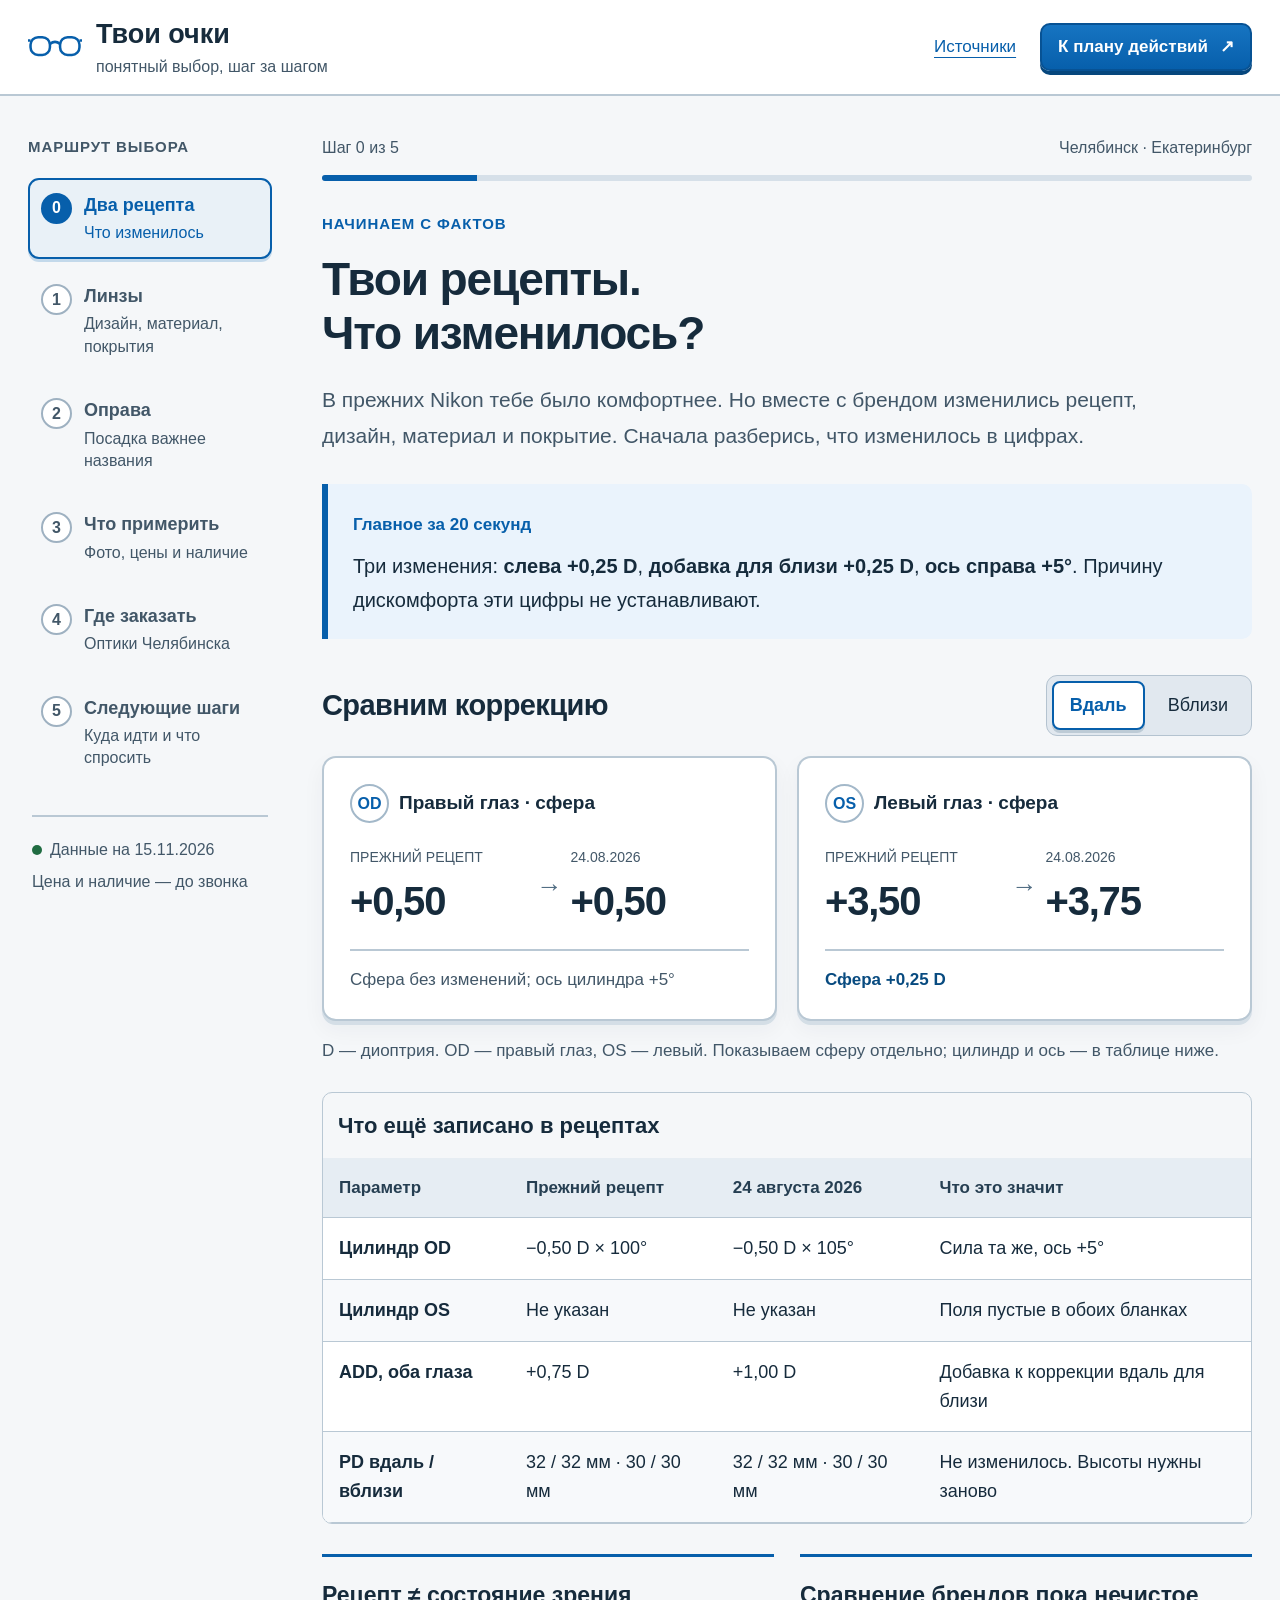
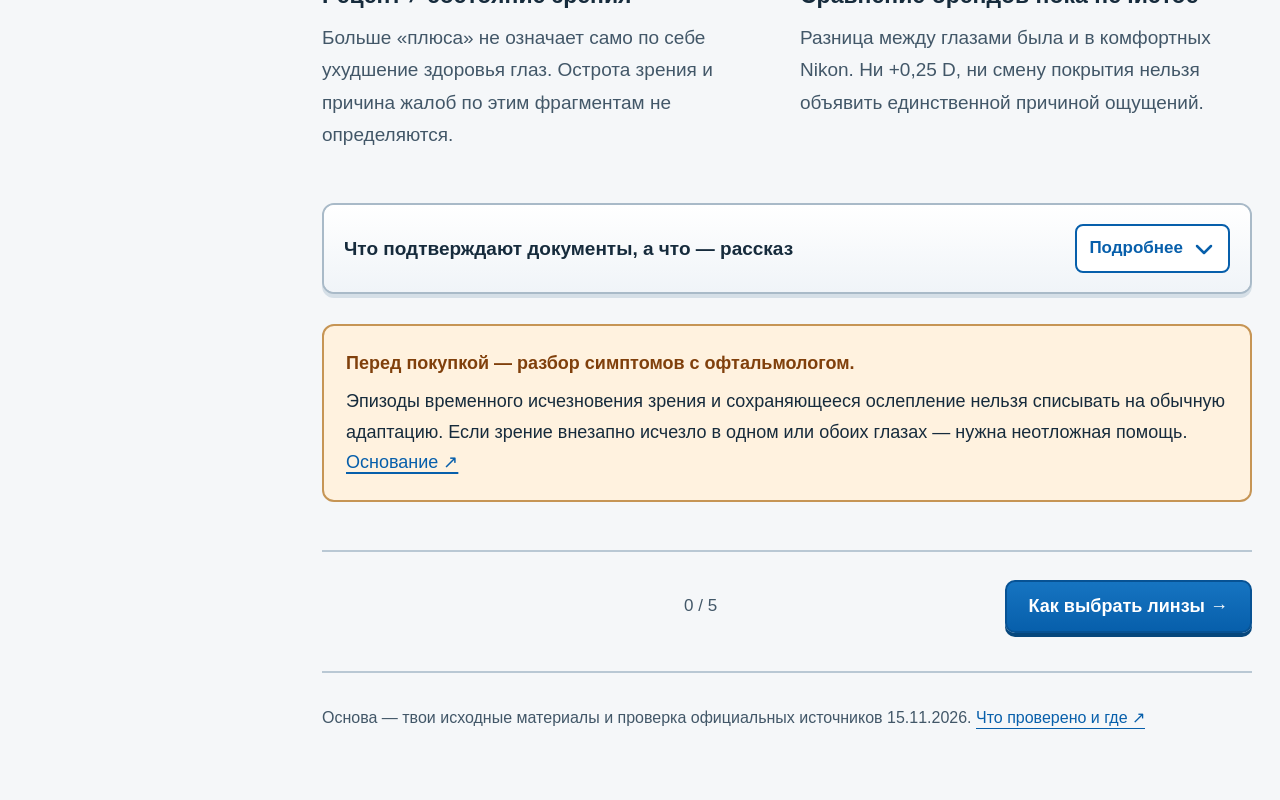
<file: index.html>
<!doctype html>
<html lang="ru">
<head>
  <meta charset="utf-8">
  <meta name="viewport" content="width=device-width,initial-scale=1">
  <meta name="robots" content="noindex,nofollow">
  <meta name="description" content="Пошаговый разбор выбора прогрессивных очков: рецепты, линзы, оправы, оптики и план действий.">
  <meta name="theme-color" content="#0875d1">
  <title>Твои очки — от рецепта к удобным очкам</title>
  <link rel="icon" href="assets/favicon.svg" type="image/svg+xml">
  <link rel="stylesheet" href="styles.css">
  <script src="data.js" defer></script>
  <script src="app.js" defer></script>
</head>
<body>
<a class="skip" href="#content">К содержанию</a>
<header class="topbar">
  <a class="brand" href="#0" aria-label="Твои очки, начало"><svg viewBox="0 0 64 32" width="54" height="29" aria-hidden="true"><g fill="none" stroke="currentColor" stroke-width="3"><rect x="3" y="5" width="23" height="21" rx="9"/><rect x="38" y="5" width="23" height="21" rx="9"/><path d="M26 13q6-5 12 0M0 9h3m58 0h3"/></g></svg><span>Твои очки<span class="brand-sub">понятный выбор, шаг за шагом</span></span></a>
  <div class="header-actions"><button class="text-btn" data-open="sources">Источники</button><a class="button small" href="#5"><span class="label-long">К плану действий</span><span class="label-short">План</span> <span aria-hidden="true">↗</span></a></div>
</header>
<div class="layout">
  <aside class="sidebar" aria-label="Разделы объяснятора">
    <div class="eyebrow">Маршрут выбора</div>
    <nav><ol class="chapters">
      <li><a href="#0"><span class="num">0</span><span>Два рецепта<small>Что изменилось</small></span></a></li>
      <li><a href="#1"><span class="num">1</span><span>Линзы<small>Дизайн, материал, покрытия</small></span></a></li>
      <li><a href="#2"><span class="num">2</span><span>Оправа<small>Посадка важнее названия</small></span></a></li>
      <li><a href="#3"><span class="num">3</span><span>Что примерить<small>Фото, цены и наличие</small></span></a></li>
      <li><a href="#4"><span class="num">4</span><span>Где заказать<small>Оптики Челябинска</small></span></a></li>
      <li><a href="#5"><span class="num">5</span><span>Следующие шаги<small>Куда идти и что спросить</small></span></a></li>
    </ol></nav>
    <div class="sidebar-note"><span class="status-dot"></span>Данные на 15.11.2026<br><span>Цена и наличие — до звонка ориентиры.</span></div>
    <div class="sidebar-note">Твоя цель<br><b>Удобно читать, работать и ходить вечером.</b><span>Качество и сроки важнее минимальной цены.</span></div>
    <button class="text-btn print" id="print-all">Распечатать весь разбор ↗</button>
  </aside>
  <main id="content" tabindex="-1">
    <div class="chapter-meta"><span id="chapter-count">Шаг 0 из 5</span><span>Челябинск · Екатеринбург</span></div>
    <div class="progress" aria-hidden="true"><div id="progress-fill"></div></div>

    <section class="episode" id="chapter-0" aria-labelledby="heading-0">
      <div class="eyebrow orange">Начинаем с фактов</div>
      <h1 id="heading-0">Твои рецепты.<br>Что изменилось?</h1>
      <p class="lead">В прежних Nikon тебе было комфортнее. Но вместе с брендом изменились рецепт, дизайн, материал и покрытие. Сначала разберись, что изменилось в цифрах.</p>
      <div class="takeaway"><span class="takeaway-label">Главное за 20 секунд</span><p>Три изменения: <b>слева +0,25 D</b>, <b>добавка для близи +0,25 D</b>, <b>ось справа +5°</b>. Причину дискомфорта эти цифры не устанавливают.</p></div>
      <div class="section-top"><h2>Сравним коррекцию</h2><div class="segmented" aria-label="Расстояние"><button aria-pressed="true" data-rx="far">Вдаль</button><button aria-pressed="false" data-rx="near">Вблизи</button></div></div>
      <div class="rx-grid" id="rx-comparison" aria-live="polite"></div>
      <p class="caption" id="rx-caption"></p>
      <div class="table-wrap"><table><caption>Что ещё записано в рецептах</caption><thead><tr><th>Параметр</th><th>Прежний рецепт</th><th>24 августа 2026</th><th>Что это значит</th></tr></thead><tbody>
        <tr><th>Цилиндр OD</th><td>−0,50 D × 100°</td><td>−0,50 D × 105°</td><td>Сила та же, ось +5°</td></tr>
        <tr><th>Цилиндр OS</th><td>Не указан</td><td>Не указан</td><td>Поля пустые в обоих бланках</td></tr>
        <tr><th>ADD, оба глаза</th><td>+0,75 D</td><td>+1,00 D</td><td>Добавка к коррекции вдаль для близи</td></tr>
        <tr><th>PD вдаль / вблизи</th><td>32 / 32 мм · 30 / 30 мм</td><td>32 / 32 мм · 30 / 30 мм</td><td>Не изменилось. Высоты нужны заново</td></tr>
      </tbody></table></div>
      <div class="two-col"><div class="note"><h3>Рецепт ≠ состояние зрения</h3><p>Больше «плюса» не означает само по себе ухудшение здоровья глаз. Острота зрения и причина жалоб по этим фрагментам не определяются.</p></div><div class="note"><h3>Сравнение брендов пока нечистое</h3><p>Разница между глазами была и в комфортных Nikon. Ни +0,25 D, ни смену покрытия нельзя объявить единственной причиной ощущений.</p></div></div>
      <details><summary><span class="disclosure-title">Что подтверждают документы, а что — рассказ</span><span class="disclosure-action"><span class="disclosure-text">Подробнее</span><svg viewBox="0 0 24 24" width="24" height="24" aria-hidden="true"><path d="m5 9 7 7 7-7" fill="none" stroke="currentColor" stroke-width="2.5" stroke-linecap="round" stroke-linejoin="round"/></svg></span></summary><p>Два фото подтверждают цифры рецептов. У старого снимка обрезаны дата и название линз. Nikon Presio Power 1.74 + SeeCoat Drive — сведения по твоему рассказу. Уточни комплектацию по сохранившимся документам заказа и конвертам. Прежние Nikon брать с собой не нужно: расскажи специалисту, как тебе было в них.</p><p>Новый бланк датирован 24.08.2026, срок действия на нём — один месяц. Перед новым заказом нужен актуальный подбор. Вертекс 12 мм в пробной оправе не заменяет измерения посадки выбранных очков. Фото бланков с персональными данными на сайт не перенесены.</p></details>
      <aside class="medical-note"><b>Перед покупкой — разбор симптомов с офтальмологом.</b> Эпизоды временного исчезновения зрения и сохраняющееся ослепление нельзя списывать на обычную адаптацию. Если зрение внезапно исчезло в одном или обоих глазах — нужна неотложная помощь. <a href="https://www.nhs.uk/conditions/vision-loss/" target="_blank" rel="noopener noreferrer">Основание ↗</a></aside>
    </section>

    <section class="episode" id="chapter-1" aria-labelledby="heading-1" hidden>
      <div class="eyebrow orange">Разбираем линзу по слоям</div><h1 id="heading-1">Не один бренд,<br>а шесть решений.</h1>
      <p class="lead">Рецепт → дизайн → материал → покрытие → фотохром → измерения. Известное название линзы не отвечает сразу на все вопросы.</p>
      <div class="subnav" aria-label="Темы о линзах"><button data-lens-tab="design" aria-pressed="true">1. Дизайн</button><button data-lens-tab="material" aria-pressed="false">2. Материал</button><button data-lens-tab="coating" aria-pressed="false">3. Покрытие</button><button data-lens-tab="brands" aria-pressed="false">4. Производители</button><button data-lens-tab="order" aria-pressed="false">5. Точный заказ</button></div>
      <div class="lens-panel" data-lens-panel="design">
        <div class="illustration-row"><div class="lens-demo"><svg viewBox="0 0 340 340" role="img" aria-label="Условная схема зон прогрессивной линзы"><defs><clipPath id="lens-shape"><path d="M72 35Q170 8 268 35Q310 53 303 138L286 253Q270 313 170 322Q70 313 54 253L37 138Q30 53 72 35Z"/></clipPath></defs><g clip-path="url(#lens-shape)"><rect width="340" height="340" fill="#eff5fa"/><path d="M55 0H285L234 146H106Z" class="zone zone-far"/><path d="M106 146H234L205 236H135Z" class="zone zone-mid"/><path d="M135 236H205L247 340H93Z" class="zone zone-near"/><path d="M170 50v240" stroke="#fff" stroke-width="2" stroke-dasharray="4 7"/></g><path d="M72 35Q170 8 268 35Q310 53 303 138L286 253Q270 313 170 322Q70 313 54 253L37 138Q30 53 72 35Z" fill="none" stroke="#1d4161" stroke-width="2"/><text x="170" y="87" text-anchor="middle">ДАЛЬ</text><text x="170" y="187" text-anchor="middle">СРЕДНЯЯ</text><text x="170" y="283" text-anchor="middle">БЛИЗЬ</text></svg><span class="caption">Условная схема, не карта полей конкретной линзы</span></div><div><h2>Одна линза — разные дистанции</h2><div class="choice-stack" aria-label="Посмотреть зону"><button data-zone="far" aria-pressed="true">Прогулка и взгляд вдаль <span>↑</span></button><button data-zone="mid" aria-pressed="false">Монитор и разговор <span>↔</span></button><button data-zone="near" aria-pressed="false">Книга и телефон <span>↓</span></button></div><p id="zone-explanation" class="explanation" aria-live="polite"></p></div></div>
        <div class="takeaway"><span class="takeaway-label">Для тебя</span><p>Универсальные прогрессивные очки — для повседневной жизни. Если монитор и чтение занимают много часов, обсудить <b>вторую офисную пару</b> с удобной рабочей зоной. Она не заменяет универсальные очки на улице.</p></div><details><summary><span class="disclosure-title">Почему нельзя обещать «шире на 30%»</span><span class="disclosure-action"><span class="disclosure-text">Подробнее</span><svg viewBox="0 0 24 24" width="24" height="24" aria-hidden="true"><path d="m5 9 7 7 7-7" fill="none" stroke="currentColor" stroke-width="2.5" stroke-linecap="round" stroke-linejoin="round"/></svg></span></summary><p>Нет найденного сопоставимого независимого теста прежних Nikon и нынешних ODV в твоих условиях. Ширина полезных зон и ощущение искажений зависят от ADD, дизайна, коридора, посадки и задачи. FreeForm — технология обработки/расчёта поверхностей, а не самостоятельная гарантия комфорта.</p></details>
      </div>
      <div class="lens-panel" data-lens-panel="material" hidden><h2>Индекс: тонкость, масса и оптика</h2><p>Индекс 1.74 — не оценка качества по шкале до двух. Он помогает уменьшать кривизну и толщину, но не гарантирует меньшую массу или лучший комфорт.</p><div class="index-picker" aria-label="Индекс материала"><button data-index="1.60" aria-pressed="false">1.60<span>MR-8 · Аббе 41</span></button><button data-index="1.67" aria-pressed="true">1.67<span>MR-7 / MR-10 · Аббе 31</span></button><button data-index="1.74" aria-pressed="false">1.74<span>MR-174 · Аббе 32</span></button></div><div id="index-explanation" class="explanation" aria-live="polite"></div><p class="caption">Примеры материалов Mitsui. Точный материал твоих нынешних линз пока не установлен. Более высокое число Аббе означает меньшую дисперсию материала.</p><div class="takeaway"><span class="takeaway-label">Что тебе запросить в оптике</span><p>Один рецепт, одна оправа, один дизайн → сравнение <b>толщины, массы и полной цены</b> для доступных индексов 1.60 / 1.67 / 1.74. По одной цифре индекса выбирать рано.</p></div><p>Для плюсовой левой линзы особенно важны контур оправы, её размер, положение зрачка и минимальная допустимая толщина. Большая оправа может съесть выгоду более высокого индекса. Точную разницу рассчитывает лаборатория.</p><a class="source-link" href="https://jp.mitsuichemicals.com/en/special/mr/lineup/" target="_blank" rel="noopener noreferrer">Характеристики Mitsui ↗</a></div>
      <div class="lens-panel" data-lens-panel="coating" hidden><h2>Три разные функции</h2><div class="function-list"><article><span class="function-number">01</span><div><h3>Просветление</h3><p>Уменьшает отражения от поверхностей самой линзы. Чистота, состояние покрытия и точность изготовления тоже влияют на результат.</p><p><b>Сравнить:</b> Nikon SeeCoat Drive и Essilor Crizal Sapphire HR. Это функциональные варианты, не доказанные копии друг друга.</p></div></article><article><span class="function-number">02</span><div><h3>Защита поверхности и очистка</h3><p>Упрочняющий, водо- и грязеотталкивающий слои помогают в уходе. «Устойчиво к царапинам» не означает «невозможно поцарапать».</p><p><b>Спросить:</b> точную гарантию на покрытие и что происходит, если линзу повредила отслаивающаяся отделка оправы.</p></div></article><article><span class="function-number">03</span><div><h3>Фотохром</h3><p>Меняет затемнение при освещении. Не заменяет просветление и не является универсальным ответом на вечерние блики.</p><p><b>Для тебя:</b> считать отдельной опцией в смете. Наличие фотохрома в прежних очках не подтверждено.</p></div></article></div><div class="two-col"><div class="note"><h3>А что с Blue?</h3><p>ODV Blue позиционируется для электроники и искусственного освещения. Сам по себе фильтр синего света не гарантирует комфорт за компьютером. Обвинять его в жалобах без проверки тоже нельзя.</p></div><div class="note"><h3>А что с Drive?</h3><p>Название связано с вечерними световыми источниками, Ты не водишь, поэтому оценивай комфорт на вечерних прогулках. Покрытие не уберёт источник света, отражённый мокрым асфальтом.</p></div></div><div class="takeaway"><span class="takeaway-label">Рабочий запрос</span><p><b>Качественное просветление + лёгкий уход + понятная гарантия.</b> Фотохром отдельно. Никакое покрытие не подменяет выяснение причины симптомов.</p></div></div>
      <div class="lens-panel" data-lens-panel="brands" hidden><h2>Что сравниваем у производителей</h2><p>Начинаем с успешного опыта Nikon, параллельно запрашиваем Essilor. Остальные варианты — резерв, если точная поставка или условия не подходят.</p><div class="brand-tabs" id="brand-tabs" aria-label="Производитель"></div><div id="brand-detail" aria-live="polite"></div><details><summary><span class="disclosure-title">Цены из исходных заметок: только прежние ориентиры</span><span class="disclosure-action"><span class="disclosure-text">Подробнее</span><svg viewBox="0 0 24 24" width="24" height="24" aria-hidden="true"><path d="m5 9 7 7 7-7" fill="none" stroke="currentColor" stroke-width="2.5" stroke-linecap="round" stroke-linejoin="round"/></svg></span></summary><div class="table-wrap"><table><thead><tr><th>Комплектация</th><th>Прежний ориентир за две линзы</th><th>Ограничение</th></tr></thead><tbody><tr><th>Nikon Power FP 1.74</th><td>112 150 ₽</td><td>Покрытие не раскрыто; повторно в динамическом прайсе не подтверждено</td></tr><tr><th>Nikon Power FP 1.67</th><td>84 050–107 250 ₽</td><td>Расходятся страницы одной сети; не текущая смета Drive</td></tr><tr><th>ODV Lux DRP 1.67</th><td>36 374 ₽</td><td>H45 и Blue в цене не подтверждены</td></tr><tr><th>Varilux Physio 3.0 f-360 1.67 + Sapphire HR</th><td>92 000 ₽</td><td>Старый прайс изменился; это не Extensee и не XR</td></tr><tr><th>Та же Physio 3.0 + Transitions Gen S</th><td>128 400 ₽</td><td>Фотохромная комплектация; повторно не подтверждена</td></tr></tbody></table></div><p>Это суммы из заметок от 15.11.2026, без оправы и возможных работ. Повторная проверка не воспроизвела прежние прайсы; для оплаты запросить новую письменную смету. Family Optic публикует пример <b>комплекта</b> Guess + Physio Extensee 1.5 Sapphire BCT за 158 190 ₽ — другая комплектация, не цена двух нужных линз 1.67 + HR.</p></details></div>
      <div class="lens-panel" data-lens-panel="order" hidden><h2>Как читать длинное название</h2><div class="order-string"><span>Nikon<span>производитель / бренд</span></span><span>Presio Power FP<span>дизайн + версия</span></span><span>1.67<span>материал / индекс</span></span><span>SeeCoat Drive<span>покрытие</span></span></div><div class="table-wrap"><table><thead><tr><th>Обозначение</th><th>Что можно сказать</th><th>Что уточнить</th></tr></thead><tbody><tr><th>FP</th><td>Frame Parameter: версия Nikon с учётом параметров посадки</td><td>Какие индивидуальные измерения передадут в этом заказе</td></tr><tr><th>DRP</th><td>Индивидуальный расчёт ODV; производитель описывает учёт рецепта и посадки</td><td>Фактическую карту заказа; не выдумывать полную расшифровку букв</td></tr><tr><th>H45</th><td>Встречается в нынешнем заказе</td><td>Расшифровку у салона; это не доказанная высота оправы</td></tr><tr><th>LC 14 мм</th><td>Значение из прежнего заказа</td><td>Значение поля; не считать минимумом высоты новой оправы</td></tr><tr><th>EP/High 29,5 мм</th><td>Относится к прежней посадке</td><td>Измерить новые высоты после регулировки</td></tr><tr><th>Varilux / Crizal / Transitions</th><td>Дизайн / покрытие / фотохром</td><td>Полное сочетание всех трёх уровней в смете</td></tr></tbody></table></div><div class="takeaway"><span class="takeaway-label">До оплаты</span><p>Нужны точная версия, коридор, индивидуальные измерения, индекс, покрытие, фотохром или его отсутствие, лаборатория, <b>цена пары</b>, срок и письменные условия адаптации.</p></div><details><summary><span class="disclosure-title">Гарантия Nikon: что проверить в салоне</span><span class="disclosure-action"><span class="disclosure-text">Подробнее</span><svg viewBox="0 0 24 24" width="24" height="24" aria-hidden="true"><path d="m5 9 7 7 7-7" fill="none" stroke="currentColor" stroke-width="2.5" stroke-linecap="round" stroke-linejoin="round"/></svg></span></summary><p>Российский дистрибьютор публикует 6 месяцев на адаптацию для перечисленных дизайнов, включая Power FP и DigiLife FP, и 36 месяцев на ряд покрытий, включая Drive. Программа предусматривает документы и экспертизу; это не безусловный возврат денег.</p><p>Нужны карта аутентичности, заполненная гарантийная карта, оригинальные конверты и очки. Применимость к конкретной поставке и участие салона подтвердить письменно. <a href="https://nikon-lenswear.ru/g_program/" target="_blank" rel="noopener noreferrer">Условия программы ↗</a></p></details></div>
    </section>

    <section class="episode" id="chapter-2" aria-labelledby="heading-2" hidden>
      <div class="eyebrow orange">Оправа — часть оптической системы</div><h1 id="heading-2">Сначала посадка.<br>Потом титан и цвет.</h1><p class="lead">Для прогрессивных линз важно, чтобы оправа устойчиво держалась в измеренном положении. Даже хороший материал не исправит неудобный мост.</p>
      <div class="frame-drawing"><svg viewBox="0 0 800 255" role="img" aria-label="Ширина линзы 50 мм, мост 19 мм, заушник 140 мм"><g fill="none" stroke="#183d5b" stroke-width="4"><path d="M140 80q80-40 180 0l-8 75q-4 37-80 38-70 0-78-38zM480 80q100-40 180 0l-14 75q-8 38-78 38-76-1-80-38zM320 92q80-38 160 0M140 87l-54-38h-50m624 38 54-38h50"/></g><g stroke="#0875d1" fill="none" stroke-width="1.5"><path d="M145 217h170m-170-6v12m170-12v12M320 40h160m-160-6v12m160-12v12M553 47l129-28m-131 23 3 10m126-38 3 10"/></g><g fill="#0875d1" font-size="19" font-family="system-ui" font-weight="600"><text x="230" y="245" text-anchor="middle">50 · ширина проёма</text><text x="400" y="26" text-anchor="middle">19 · мост</text><text x="668" y="71" text-anchor="middle">140 · заушник</text></g></svg><p class="caption">Нынешняя NIKITANA 9178-4: <b>50–19–140 мм</b>. Это ориентир для примерки, не обязательный шаблон. По маркировке не узнать высоту проёма.</p></div>
      <div class="subnav" aria-label="Критерии оправы"><button data-frame-tab="fit" aria-pressed="true">Посадка</button><button data-frame-tab="metal" aria-pressed="false">Материал и отделка</button><button data-frame-tab="size" aria-pressed="false">Размер и линзы</button></div>
      <div data-frame-panel="fit"><h2>Примерка в движении</h2><div class="criteria-list"><div><b>Не сползает</b><p>Посмотреть вниз, наклониться, пройтись. Положение должно оставаться стабильным.</p></div><div><b>Не давит</b><p>Переносица, виски и область за ушами — без болезненного давления. Носоупоры и заушники регулируются.</p></div><div><b>Даёт рабочую высоту</b><p>После регулировки мастер измеряет расстояние от зрачка до нижнего края и проверяет требования выбранного дизайна.</p></div><div><b>Нравится тебе</b><p>Форма, цвет, ощущение на лице. Обозначение «мужская» в каталоге не отменяет хорошую посадку.</p></div></div><div class="takeaway"><span class="takeaway-label">Порядок имеет значение</span><p><b>Отрегулировать → выбрать посадку → измерить → рассчитать линзы.</b> Не переносить высоты из старой оправы и не измерять до регулировки.</p></div></div>
      <div data-frame-panel="metal" hidden><h2>Чем полезен титан</h2><p>Титан выбирают за малую массу, стойкость к коррозии и возможность сделать тонкую конструкцию. Но «титан» на демолинзе не раскрывает состав шарниров, заушников и отделки.</p><div class="table-wrap"><table><thead><tr><th>Материал / вариант</th><th>Плюс</th><th>Что проверить</th></tr></thead><tbody><tr><th>Титан / β-титан</th><td>Лёгкая конструкция; у β-титана — упругость</td><td>Какие детали титановые, регулировка, отделка</td></tr><tr><th>TITANFLEX</th><td>Фирменный материал/технология Eschenbach с памятью формы</td><td>Состав по артикулу: у части моделей заушники стальные</td></tr><tr><th>Нержавеющая сталь</th><td>Возможна тонкая и прочная оправа</td><td>Масса готовой пары, состав, покрытие и посадка</td></tr><tr><th>Ацетат / полимеры</th><td>Другой характер посадки и внешний вид</td><td>Мост, регулировка, устойчивость. Сам по себе пластик не исключён</td></tr></tbody></table></div><h3>Какие бренды сравнивать</h3><p>Stepper, Hickmann, Bergen, Roy Robson и Seiko — местные кандидаты из подборки. Eschenbach TITANFLEX — повод запросить примерку в Екатеринбурге. LINDBERG — резерв только в подходящих ободковых титановых коллекциях. Это альтернативы для примерки, не установленный рейтинг долговечности.</p><div class="takeaway amber"><span class="takeaway-label">Главная ловушка</span><p><b>Титан ≠ отсутствие краски.</b> У всех девяти кандидатов отсутствие отделки не подтверждено. У TITANFLEX 826024 и 826023 прямо указан Rubber-Finish. Серебристый цвет тоже ничего не доказывает.</p></div><p>Спросить письменно: чем обработан ободок, включая паз под линзу, что будет при отслаивании, кто отвечает за повреждённую линзу. Страна производства и высокая цена этих вопросов не закрывают.</p></div>
      <div data-frame-panel="size" hidden><h2>Почему похожие цифры не гарантируют посадку</h2><div class="two-col"><div class="note"><h3>Проём и децентрация</h3><p>Неоправданно крупный проём может увеличить толщину/массу плюсовой линзы. Сравнивать расчёт в конкретном контуре после разметки, а не только число «50».</p></div><div class="note"><h3>Высота и коридор</h3><p>35–40 мм из раннего обсуждения — предварительный ориентир, не правило. Высота проёма 44–45 мм сама по себе не исключает оправу. Решают посадка и требования дизайна.</p></div></div><h3>Ободок — предпочтительный первый вариант</h3><p>Полностью безободковые оправы и Silhouette исключены по предпочтению. TITANFLEX 826023-80 — отдельная полуободковая альтернатива: нижняя часть линзы на леске, нужна проверка материала и обработки края. Если обязателен полный ободок, она не подходит.</p><p>Новые линзы предполагаются по актуальному рецепту. Перестановку старых нельзя обещать без проверки контура и возможности сохранить правильную центровку.</p><a class="source-link" href="https://www.zeiss.com/vision-care/en/eye-health-and-care/understanding-vision/which-frame-for-what-lens.html" target="_blank" rel="noopener noreferrer">ZEISS о совместимости оправ и линз ↗</a></div>
    </section>

    <section class="episode" id="chapter-3" aria-labelledby="heading-3" hidden>
      <div class="eyebrow orange">Кандидаты для примерки</div><h1 id="heading-3">Девять оправ.<br>Начинаем с Челябинска.</h1><p class="lead">Сначала примерь Stepper, Bergen, Roy Robson и Seiko в Челябинске. У Seiko проём и мост совпадают с твоей нынешней оправой; наличие на Васенко, 4 нужно подтвердить. Екатеринбург — после подтверждения точного TITANFLEX, размера и условий примерки.</p><div class="gallery-notice">Все цены — <b>за оправу</b>, без линз и работ. Ни одна модель пока не подтверждена как титан без покрытия. Наличие на сайте или скриншоте — не резерв.</div>
      <div class="filter-bar"><div class="segmented" aria-label="Город примерки"><button data-city="all" aria-pressed="true">Все</button><button data-city="chel" aria-pressed="false">Челябинск</button><button data-city="ekb" aria-pressed="false">Екатеринбург · запросить</button></div><label class="check-inline"><input id="full-rim" type="checkbox"> Только ободковые</label><label class="check-inline"><input id="favorites-only" type="checkbox"> Избранное</label></div>
      <p class="caption" id="gallery-count" aria-live="polite"></p><div class="gallery" id="gallery"></div>
      <div class="compare-area" id="compare-area" hidden><div class="section-top"><h2>Сравнение для примерки</h2><button class="text-btn" id="clear-compare">Очистить сравнение</button></div><div class="table-wrap" id="comparison"></div><p class="caption">Выбор для сравнения и избранное не означают заказ. Фотография не подтверждает посадку или отсутствие покрытия.</p></div>
      <h2>Екатеринбург: сначала звонок</h2><div class="contacts-grid" id="ekb-contacts"></div><p class="caption">В каталоге «Фокуса» есть другая модель TITANFLEX — 821045 20. Это подтверждает работу с брендом, но не наличие трёх выбранных артикулов. «Оптик-Хаус» и «Доктор Линза» присутствуют в списке продавцов дистрибьютора.</p>
      <noscript><p>Для фильтров и сравнений нужен JavaScript. Все кандидаты и ссылки перечислены в <a href="README.md">описании проекта</a>.</p></noscript>
    </section>

    <section class="episode" id="chapter-4" aria-labelledby="heading-4" hidden>
      <div class="eyebrow orange">Выбираем конкретного специалиста</div><h1 id="heading-4">Где заказать линзы<br>в Челябинске?</h1><p class="lead">Лучший салон определится по качеству разбора, измерений и письменным условиям. Пока обоснованы два первых запроса: «Оптик-Центр» по Nikon и «Кормед» по Essilor.</p>
      <div class="two-col"><div class="priority"><span class="badge blue">Запрос 1 · Nikon</span><h2>«Оптик-Центр»</h2><p>Попроси проверить нынешние очки. Расскажи про комфорт прежних Nikon и покажи сохранившиеся документы. Запроси смету Power / Power FP + SeeCoat Drive.</p><p class="caption">Плюс: локальная примерка Stepper и опубликованные сервисные условия. Точное сочетание линз и участие в гарантии Nikon ещё подтвердить.</p></div><div class="priority"><span class="badge green">Запрос 2 · Essilor</span><h2>«Кормед»</h2><p>Получи независимую оценку и смету Physio Extensee + Sapphire HR. XR обсуди, если понятны поставка и параметры заказа.</p><p class="caption">На сайте заявлены Essilor Experts, Varilux и Crizal. Статус не заменяет проверки работы конкретного специалиста.</p></div></div>
      <div id="salon-cards" class="salon-list"></div>
      <h2>Одинаковый запрос — сопоставимые ответы</h2><div class="table-wrap"><table><thead><tr><th>Критерий</th><th>Хороший ответ</th><th>Пока не принимаем</th></tr></thead><tbody><tr><th>Разбор дискомфорта</th><td>Проверят нынешние очки, рецепт, разметку и поверхности. Выслушают твой опыт прежних Nikon; при необходимости направят к врачу</td><td>«Просто привыкните» без проверки</td></tr><tr><th>Измерения</th><td>После регулировки: монокулярные PD, высоты и параметры, нужные конкретному дизайну</td><td>Перенос старых высот без новой разметки</td></tr><tr><th>Спецификация</th><td>Полная версия дизайна, индекс, покрытие, лаборатория и цена пары</td><td>«Премиум Nikon» или «лучший Varilux» без деталей</td></tr><tr><th>Адаптация</th><td>Письменно: срок, контроль, переделка, кто платит и что при повторной непереносимости</td><td>Устное «гарантия есть»</td></tr><tr><th>Срок</th><td>Дата готовности с доставкой и планом на случай задержки</td><td>«За час» применительно ко всем прогрессивным линзам</td></tr></tbody></table></div><div class="takeaway"><span class="takeaway-label">Решение после ответов</span><p>Выбирать исполнителя по конкретной комплектации и процессу. Подтверждённого варианта <b>«нужный TITANFLEX + нужный Nikon + нужная гарантия»</b> в одном челябинском салоне пока нет.</p></div>
    </section>

    <section class="episode" id="chapter-5" aria-labelledby="heading-5" hidden>
      <div class="eyebrow orange">План без преждевременной покупки</div><h1 id="heading-5">Твой план действий.</h1><p class="lead">Сначала проверка и примерка, затем сопоставимые предложения. У каждого разговора есть цель: ты понимаешь, что решить сейчас, а что оставить до проверки.</p><div class="plan-toolbar"><span id="plan-progress" aria-live="polite">Выполнено 0 из 6</span><div><button class="button secondary small" id="download-plan">Скачать план .txt</button><button class="text-btn" id="print-plan">Печать плана ↗</button></div></div><div id="plan-list" class="plan-list"></div><p class="caption">Галочки и избранные оправы сохраняются только в этом браузере. Сайт не отправляет ответы в оптики. Записей, резервов и заказов пока нет.</p><details><summary><span class="disclosure-title">Что взять с собой и проверить при выдаче</span><span class="disclosure-action"><span class="disclosure-text">Подробнее</span><svg viewBox="0 0 24 24" width="24" height="24" aria-hidden="true"><path d="m5 9 7 7 7-7" fill="none" stroke="currentColor" stroke-width="2.5" stroke-linecap="round" stroke-linejoin="round"/></svg></span></summary><p><b>Возьми на обследование:</b> нынешние очки, оба рецепта, карты заказа и сохранившиеся конверты. <b>Прежние Nikon приносить не нужно.</b> Расскажи, чем они были удобнее. Опиши, в одном или двух глазах возникали симптомы, сколько длились и были ли без нынешних очков.</p><p><b>При выдаче:</b> сверь маркировки и спецификацию, осмотри покрытие и края, проверь фиксацию линз и посадку. Получи документы и конверты, согласуй контроль. Не принимай незаметную замену дизайна, индекса или покрытия.</p></details>
    </section>

    <nav class="bottom-nav" aria-label="Переход между разделами"><a id="prev-chapter" class="text-btn" href="#0">← Назад</a><span id="bottom-count">0 / 5</span><a id="next-chapter" class="button" href="#1">Как тебе выбрать линзы →</a></nav>
    <footer>Основа — твои исходные материалы и проверка официальных источников 15.11.2026. <button class="text-btn" data-open="sources">Что проверено и где ↗</button></footer>
  </main>
</div>
<dialog id="sources-dialog" aria-labelledby="sources-title"><div class="dialog-top"><h2 id="sources-title">Источники и границы выводов</h2><button class="icon-btn" data-close="sources" aria-label="Закрыть источники">×</button></div><p>Основа: «Выбор оправы — критерии и варианты», «Линзы, оправы и выбор оптики», «Сравнение линз Nikon, ODV и Essilor» и два фото рецептов. Личные бланки и их реквизиты не опубликованы.</p><p>Факты о продуктах — по производителям и официальным карточкам. Цены — ориентиры, не оферты. Наличие точного артикула в салоне подтверждается звонком и резервом. Независимого теста двух прежних комплектаций не найдено.</p><div id="sources-list"></div><p class="caption">Фотографии Stepper, Hickmann и TITANFLEX — из исходной папки. Фото Bergen, Roy Robson и Seiko предоставлены тобой. Источники указаны у карточек. Иллюстрации объясняют принцип и не моделируют индивидуальное зрение.</p></dialog>
<dialog id="photo-dialog" aria-labelledby="photo-title"><div class="dialog-top"><h2 id="photo-title">Фотография оправы</h2><button class="icon-btn" data-close="photo" aria-label="Закрыть фотографию">×</button></div><img id="large-photo" alt=""><p class="caption">Цвет на экране может отличаться от реального. Посадку проверяем очно.</p></dialog>
<div id="toast" class="toast" role="status" aria-live="polite"></div>
<noscript><style>.episode[hidden],.lens-panel[hidden],[data-frame-panel][hidden]{display:block!important}.bottom-nav,.subnav,.filter-bar{display:none}</style><p class="nojs">JavaScript выключен: разделы показаны подряд, интерактивные сравнения недоступны.</p></noscript>
</body>
</html>
</file>
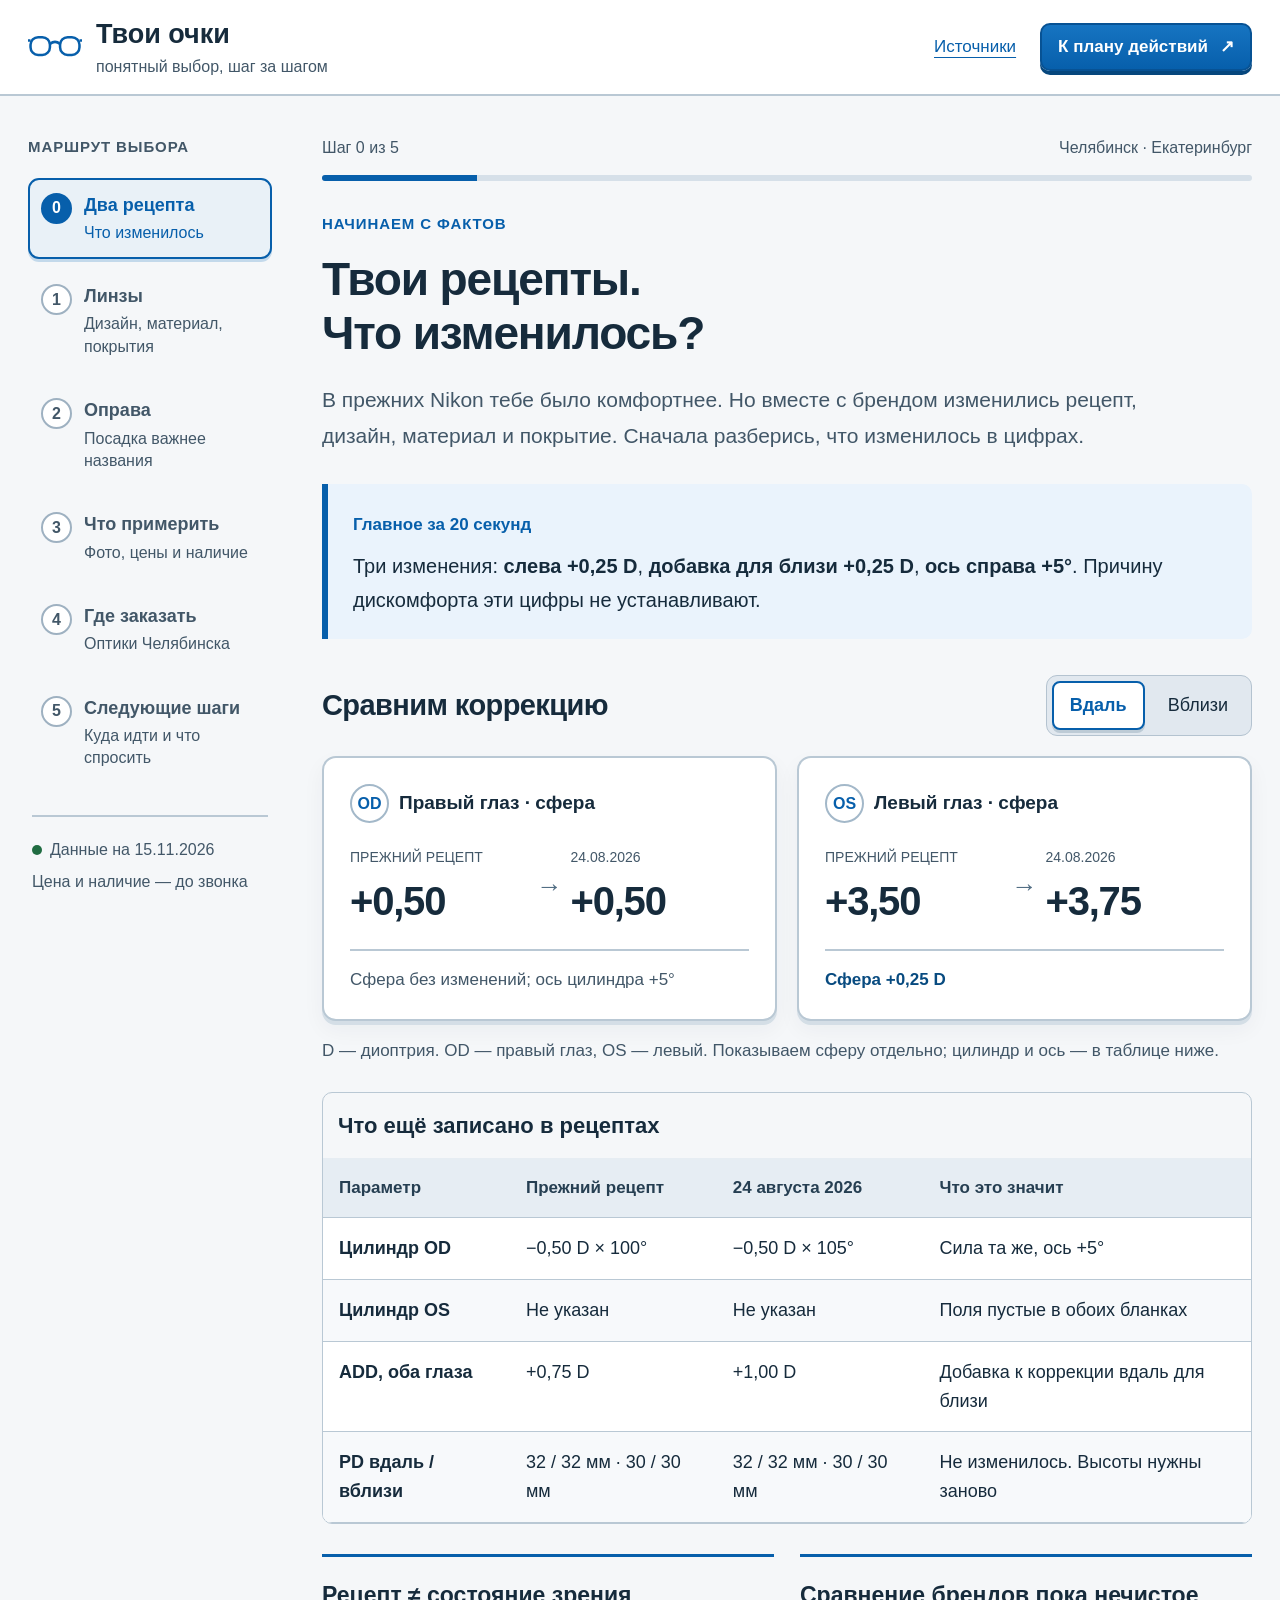
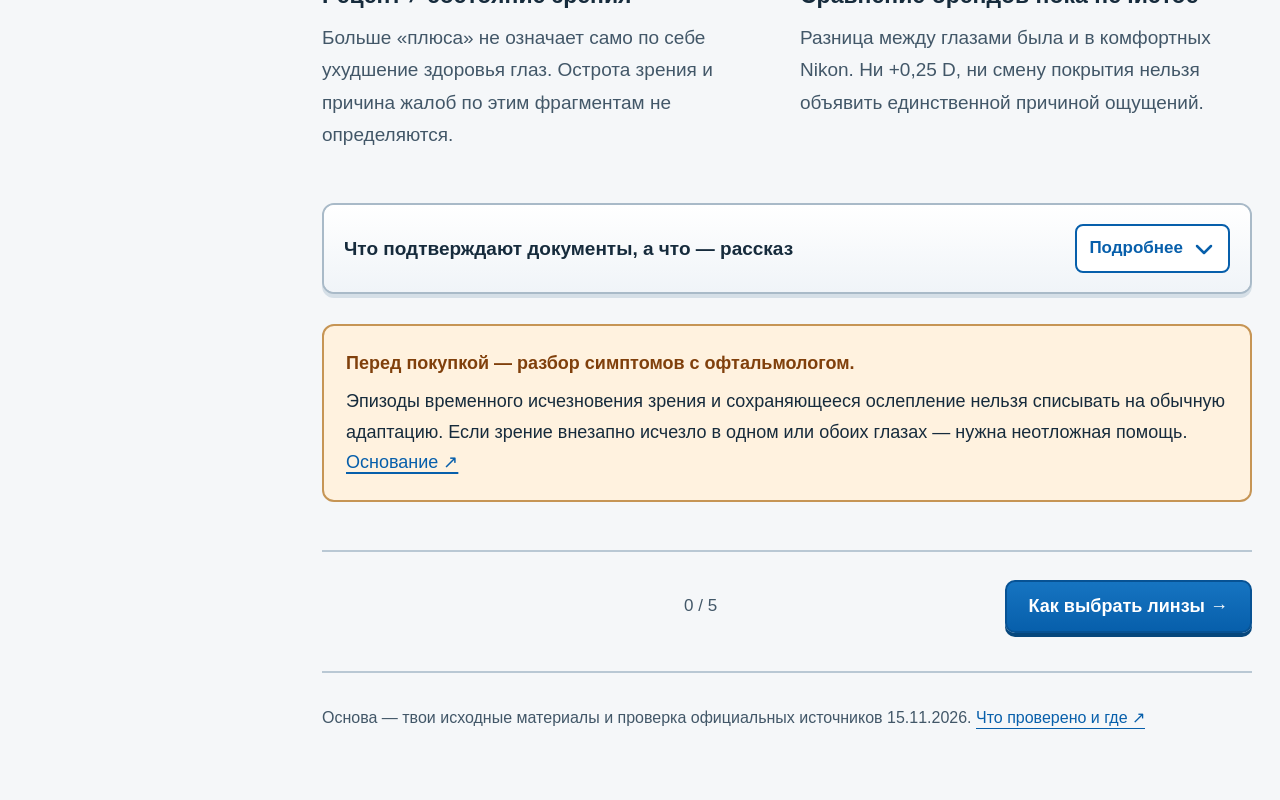
<file: ideal-glasses.html>
<!doctype html><html lang="ru"><meta charset="utf-8"><meta name="robots" content="noindex,nofollow"><title>Твои очки</title><script>location.replace('./index.html'+location.search+location.hash)</script><a href="index.html">Открыть объяснятор «Твои очки»</a></html>
</file>
<file: styles.css>
:root {
  --blue:#075fab; --blue-dark:#084b80; --ink:#162b3c; --muted:#425768;
  --line:#b9c8d4; --bg:#f5f7f9; --pale:#eaf3fc; --orange:#a74613;
  --green:#206c42; --amber:#87530a; --radius:14px;
  --accent:var(--blue); --accent-pale:#eaf3fc; --shadow:0 4px 0 #d4dee6,0 9px 22px #17324a0c;
  font-family:Arial,"Segoe UI",sans-serif; color-scheme:light;
}
*{box-sizing:border-box}
html{scroll-behavior:smooth;scroll-padding-top:115px}
body{margin:0;background:var(--bg);color:var(--ink);font-size:20px;line-height:1.7}
button,input,select{font:inherit}
button,a{-webkit-tap-highlight-color:transparent}
button{cursor:pointer;color:var(--ink)}
a{color:var(--blue);text-underline-offset:4px;text-decoration-thickness:1.5px}
a:hover{color:var(--blue-dark)}
:focus-visible{outline:4px solid #a84b0b;outline-offset:4px}
button:disabled{cursor:default;opacity:.6}
[hidden]{display:none!important}
.skip{position:fixed;top:-100px;left:20px;z-index:100;background:#fff;padding:14px 20px}
.skip:focus{top:12px}
.topbar{min-height:96px;border-bottom:2px solid var(--line);background:#fff;display:flex;align-items:center;justify-content:space-between;padding:16px max(28px,calc((100vw - 1400px)/2));gap:24px;position:sticky;top:0;z-index:20}
.brand{display:flex;align-items:center;gap:14px;color:var(--ink);font-size:27px;font-weight:700;text-decoration:none;line-height:1.3;white-space:nowrap}
.brand svg{color:var(--blue)}
.brand-sub{display:block;font-size:16px;font-weight:400;color:var(--muted);margin-top:5px}
.header-actions{display:flex;align-items:center;gap:24px}
.button{display:inline-flex;align-items:center;justify-content:center;gap:12px;min-height:52px;border:2px solid #075294;background:linear-gradient(#1674c1,#075fab);color:#fff;border-radius:10px;text-decoration:none;padding:12px 22px;font-size:18px;font-weight:700;line-height:1.4;box-shadow:0 4px 0 #06477d}
.button:hover{background:#084f8c;color:#fff;transform:translateY(-1px)}
.button:active{transform:translateY(2px);box-shadow:0 2px 0 #06477d}
.button.small{font-size:17px;padding:10px 16px;min-height:48px}
.button.secondary{background:#fff;color:var(--blue);border-color:#8ca8c0;box-shadow:0 3px 0 #cad6e0}
.button.secondary:hover{border-color:var(--blue);background:#edf5fc}
.text-btn{display:inline-flex;align-items:center;gap:8px;min-height:44px;border:0;background:none;padding:8px 0;color:var(--blue);font-size:17px;text-decoration:underline;text-underline-offset:5px;line-height:1.5;cursor:pointer}
.text-btn:hover{color:var(--blue-dark)}
.label-short{display:none}
.layout{max-width:1400px;margin:0 auto;padding:38px 28px 60px;display:grid;grid-template-columns:250px minmax(0,1fr);gap:44px}
.sidebar{position:sticky;top:132px;align-self:start;max-height:calc(100vh - 132px);overflow-y:auto;scrollbar-width:thin;scrollbar-color:#859eb3 transparent;padding-right:6px}
.eyebrow{font-size:15px;text-transform:uppercase;letter-spacing:.06em;font-weight:700;color:var(--muted);margin:0 0 18px}
.eyebrow.orange{color:var(--accent);margin:30px 0 15px}
.chapters{list-style:none;padding:0;margin:0 0 30px;display:grid;gap:10px}
.chapters li:nth-child(1){--step-color:#075fab}
.chapters li:nth-child(2){--step-color:#6639a6}
.chapters li:nth-child(3){--step-color:#006d62}
.chapters li:nth-child(4){--step-color:#a74714}
.chapters li:nth-child(5){--step-color:#075fab}
.chapters li:nth-child(6){--step-color:#206c42}
.chapters a{display:flex;gap:12px;padding:13px 11px;border:2px solid transparent;border-radius:11px;color:var(--muted);text-decoration:none;line-height:1.35;font-size:18px;font-weight:700;align-items:flex-start}
.chapters a:hover{background:#fff;border-color:#b7c8d7}
.chapters a[aria-current="step"]{color:var(--step-color);background:color-mix(in srgb,var(--step-color) 9%,white);border-color:var(--step-color);box-shadow:0 3px 0 color-mix(in srgb,var(--step-color) 24%,white)}
.chapters a small{display:block;font-size:16px;line-height:1.4;font-weight:400;margin-top:5px}
.num{flex:none;width:31px;height:31px;border:2px solid #9eb1c1;border-radius:50%;display:grid;place-items:center;font-size:16px;background:#fff}
.chapters a[aria-current] .num{background:var(--step-color);border-color:var(--step-color);color:#fff}
.chapters a.visited:not([aria-current]) .num{border-color:var(--green);color:var(--green)}
.sidebar-note{border-top:2px solid var(--line);padding-top:20px;margin:22px 4px;color:var(--muted);font-size:16px;line-height:1.6}
.sidebar-note b{display:block;color:var(--ink);font-weight:700;font-size:18px;margin-top:8px}
.sidebar-note>span:not(.status-dot){display:block;margin-top:7px;font-size:16px}
.status-dot{display:inline-block;width:10px;height:10px;background:var(--green);border-radius:50%;margin-right:8px}
.print{font-size:16px;margin-left:4px}
.chapter-meta{display:flex;justify-content:space-between;gap:12px;flex-wrap:wrap;font-size:16px;color:var(--muted)}
.progress{height:6px;background:#d6e0e9;margin:14px 0 0;border-radius:6px;overflow:hidden}
.progress>div{height:100%;width:16.66%;background:var(--blue);transition:width .2s}
.episode{animation:appear .2s ease;--accent:#075fab;--accent-pale:#eaf3fc}
#chapter-1{--accent:#6639a6;--accent-pale:#f2edfa}
#chapter-2{--accent:#006d62;--accent-pale:#e5f4f0}
#chapter-3{--accent:#a74714;--accent-pale:#fff1e7}
#chapter-5{--accent:#206c42;--accent-pale:#eaf4eb}
h1{font-size:clamp(38px,3.6vw,48px);line-height:1.18;letter-spacing:-.025em;font-weight:700;margin:0 0 22px;max-width:900px;text-wrap:balance}
h2{font-size:29px;font-weight:700;line-height:1.35;letter-spacing:-.02em;margin:40px 0 20px}
h3{font-size:23px;line-height:1.4;font-weight:700;margin:0 0 11px}
p{margin:0 0 19px}
.lead{color:var(--muted);font-size:21px;max-width:850px;line-height:1.7;margin-bottom:28px}
.takeaway{border-left:6px solid var(--accent);border-radius:0 10px 10px 0;background:var(--accent-pale);padding:22px 25px;margin:30px 0}
.takeaway p{margin:9px 0 0;font-size:20px;line-height:1.7}
.takeaway-label{color:var(--accent);font-size:17px;font-weight:700}
.takeaway.amber{background:#fff3df;border-color:#ac6b13}
.takeaway.amber .takeaway-label{color:#7a4900}
.section-top{display:flex;align-items:center;justify-content:space-between;gap:18px;margin:36px 0 20px;flex-wrap:wrap}
.section-top h2{margin:0}
.segmented{display:flex;background:#e1e8ef;border:1px solid #b4c3d0;border-radius:11px;padding:5px;gap:5px;flex-wrap:wrap}
.segmented button{border:2px solid transparent;background:transparent;font-size:18px;padding:10px 16px;border-radius:8px;min-height:48px;line-height:1.4}
.segmented button[aria-pressed="true"]{background:#fff;color:var(--accent);border-color:var(--accent);box-shadow:0 3px 0 #bdcbd6;font-weight:700}
.rx-grid{display:grid;grid-template-columns:1fr 1fr;gap:20px}
.rx-card{background:#fff;border:2px solid var(--line);border-radius:var(--radius);padding:26px;box-shadow:var(--shadow)}
.rx-eye{display:flex;align-items:center;gap:10px;font-size:19px;font-weight:700;margin-bottom:25px}
.eye-icon{border:2px solid #a3b8c9;width:39px;height:39px;display:grid;place-items:center;border-radius:50%;font-weight:700;font-size:16px;color:var(--blue)}
.rx-numbers{display:grid;grid-template-columns:1fr 26px 1fr;align-items:center;gap:8px}
.rx-numbers strong{font-size:40px;letter-spacing:-.03em;font-weight:700;line-height:1.2}
.rx-numbers span{display:block;font-size:14px;color:var(--muted);margin-bottom:9px;line-height:1.4}
.rx-numbers .arrow{color:#526e84;font-size:26px;align-self:center}
.rx-change{border-top:2px solid var(--line);margin-top:24px;padding-top:15px;font-size:17px;color:var(--muted);line-height:1.6}
.rx-change.changed{color:var(--blue-dark);font-weight:700}
.caption{font-size:17px;color:var(--muted);line-height:1.65;margin:16px 0 24px}
.table-wrap{overflow-x:auto;max-width:100%;margin:27px 0;border:1px solid var(--line);border-radius:10px}
table{border-collapse:collapse;width:100%;font-size:18px;line-height:1.6;text-align:left;background:#fff}
caption{text-align:left;font-size:22px;font-weight:700;padding:15px;margin:0}
thead{background:#e6edf3}
th,td{padding:16px;vertical-align:top;border-bottom:1px solid var(--line)}
th{font-weight:700}
thead th{font-size:17px;color:#263f52}
tbody th{min-width:130px}
td{min-width:145px}
tbody tr:nth-child(even){background:#f7f9fb}
.two-col{display:grid;grid-template-columns:1fr 1fr;gap:26px;margin:30px 0}
.note{padding:22px 0;border-top:3px solid var(--accent)}
.note p{color:var(--muted);font-size:19px;margin:0}
.medical-note{font-size:18px;line-height:1.7;background:#fff2df;border:2px solid #c69555;border-radius:12px;padding:22px;margin:30px 0}
.medical-note b{display:block;color:#80400c;margin-bottom:8px}
details{border:2px solid #a9bac8;border-radius:12px;padding:0;margin:22px 0;background:#fff;box-shadow:0 4px 0 #d5dfe7;overflow:hidden}
summary{font-size:19px;font-weight:700;cursor:pointer;padding:19px 20px;list-style:none;display:flex;align-items:center;justify-content:space-between;gap:20px;min-height:74px;background:linear-gradient(#fff,#f0f4f8);line-height:1.55}
summary::-webkit-details-marker{display:none}
summary:after{content:none}
summary:hover{background:#e8eff6}
.disclosure-title{flex:1}
.disclosure-action{display:inline-flex;align-items:center;justify-content:center;gap:9px;font-size:17px;color:var(--accent);border:2px solid var(--accent);border-radius:8px;padding:9px 12px;white-space:nowrap;min-height:45px;background:#fff}
.disclosure-action svg{flex:none}
details[open]>.disclosure-action svg,details[open]>summary .disclosure-action svg{transform:rotate(180deg)}
details[open]>summary{border-bottom:2px solid var(--line);background:var(--accent-pale)}
details>p,details>div{font-size:19px;color:var(--muted);padding-left:22px;padding-right:22px}
details>p:first-of-type{margin-top:22px}
details>p:last-child{padding-bottom:4px;margin-bottom:22px}
details>.table-wrap{margin:22px;border-radius:8px;padding:0}
.subnav{display:flex;gap:10px;margin:28px 0;overflow-x:auto;padding:0 0 8px;scrollbar-width:thin}
.subnav button{white-space:nowrap;border:2px solid #a6b8c7;background:#fff;padding:13px 17px;font-size:18px;font-weight:700;color:var(--muted);min-height:54px;border-radius:10px;box-shadow:0 3px 0 #d3dee7}
.subnav button[aria-pressed="true"]{color:var(--accent);border-color:var(--accent);background:var(--accent-pale);box-shadow:0 3px 0 color-mix(in srgb,var(--accent) 30%,white)}
.illustration-row{display:grid;grid-template-columns:.9fr 1.1fr;gap:30px;background:#fff;border:2px solid var(--line);border-radius:var(--radius);padding:26px;align-items:center;box-shadow:var(--shadow)}
.illustration-row h2{margin-top:0}
.lens-demo{text-align:center}
.lens-demo svg{max-width:320px;width:100%;height:auto;display:block;margin:auto}
.lens-demo .caption{font-size:16px;display:block;margin:12px 0}
.lens-demo text{font-size:13px;font-weight:700;fill:#213b52;font-family:Arial,sans-serif}
.zone{fill:#eee9f6;transition:fill .2s}
.zone.active{fill:#b6a1dc}
.choice-stack{display:grid;gap:12px}
.choice-stack button{display:flex;justify-content:space-between;align-items:center;text-align:left;border:2px solid #a4b7c6;border-radius:10px;background:#fff;font-size:19px;padding:14px 16px;min-height:58px;gap:15px;box-shadow:0 3px 0 #dae3ea}
.choice-stack button[aria-pressed="true"]{color:var(--accent);border-color:var(--accent);background:var(--accent-pale);font-weight:700}
.choice-stack button span{color:var(--accent);font-size:26px}
.explanation{font-size:19px;margin-top:21px;color:var(--muted);min-height:95px}
.index-picker{display:grid;grid-template-columns:1fr 1fr 1fr;gap:16px;margin:30px 0 15px}
.index-picker button{background:#fff;border:2px solid #a4b7c6;border-radius:12px;padding:22px 14px;font-size:37px;font-weight:700;box-shadow:var(--shadow)}
.index-picker button span{display:block;font-size:16px;font-weight:400;color:var(--muted);margin-top:10px}
.index-picker button[aria-pressed="true"]{color:var(--accent);border-color:var(--accent);background:var(--accent-pale)}
.function-list article{display:flex;gap:23px;padding:28px 0;border-bottom:2px solid var(--line)}
.function-number{color:var(--accent);font-size:30px;letter-spacing:-.02em}
.function-list p{font-size:19px;max-width:750px;margin-bottom:12px}
.brand-tabs{display:flex;gap:12px;flex-wrap:wrap;margin:24px 0}
.brand-tabs button{background:#fff;border:2px solid #9dafbf;border-radius:10px;padding:12px 18px;min-height:52px;font-size:19px;font-weight:700;box-shadow:0 3px 0 #d2dce5}
.brand-tabs button[aria-pressed="true"]{background:var(--accent);border-color:var(--accent);color:#fff}
.brand-detail{background:#fff;border:2px solid var(--line);border-radius:var(--radius);padding:27px;box-shadow:var(--shadow)}
.brand-detail h3{font-size:27px;margin:16px 0}
.brand-detail dl{display:grid;grid-template-columns:165px minmax(0,1fr);font-size:19px;gap:17px 22px}
.brand-detail dt{color:var(--muted);font-weight:700}
.brand-detail dd{margin:0}
.badge{display:inline-block;font-size:16px;font-weight:700;padding:6px 10px;border-radius:6px;background:#e7edf2;color:#394e60;line-height:1.5}
.badge.blue{background:#e0effb;color:#084e82}
.badge.green{background:#e0f0e4;color:#195c35}
.badge.amber{background:#fff0d6;color:#794700}
.source-link{display:inline-block;font-size:17px;padding:8px 0;line-height:1.6}
.order-string{display:flex;flex-wrap:wrap;gap:13px;margin:28px 0}
.order-string>span{border-left:4px solid var(--accent);background:var(--accent-pale);padding:15px 20px;font-size:21px;font-weight:700;border-radius:0 8px 8px 0}
.order-string>span>span{display:block;font-size:16px;color:var(--muted);font-weight:400;margin-top:7px}
.frame-drawing{background:#fff;border:2px solid var(--line);border-radius:var(--radius);padding:24px;margin:30px 0;box-shadow:var(--shadow)}
.frame-drawing svg{width:100%;height:auto;max-height:260px}
.frame-drawing p{margin:12px}
.criteria-list{display:grid;grid-template-columns:1fr 1fr;gap:28px 30px;margin:27px 0}
.criteria-list>div{border-left:4px solid var(--accent);padding-left:20px}
.criteria-list b{font-size:22px}
.criteria-list p{font-size:19px;color:var(--muted);margin:10px 0 0}
.gallery-notice{font-size:19px;border-left:5px solid #a86312;padding:18px 22px;background:#fff2df;margin-bottom:28px}
.filter-bar{display:flex;gap:18px;align-items:center;flex-wrap:wrap}
.check-inline{font-size:18px;display:inline-flex;align-items:center;gap:10px;cursor:pointer;line-height:1.5;min-height:44px}
.check-inline input{accent-color:var(--accent);width:24px;height:24px;flex:none;cursor:pointer}
.gallery{display:grid;grid-template-columns:1fr 1fr;gap:26px}
.frame-card{background:#fff;border:2px solid #b5c5d2;border-radius:var(--radius);overflow:hidden;display:flex;flex-direction:column;box-shadow:var(--shadow)}
.frame-photo{height:230px;background:#fff;display:grid;place-items:center;padding:25px 20px 15px;position:relative}
.photo-button{border:0;background:white;width:100%;height:100%;padding:0}
.frame-photo img{width:100%;height:100%;object-fit:contain;max-height:190px}
.frame-photo .missing-photo{color:var(--muted);font-size:18px;text-align:center}
.favorite{position:absolute;top:12px;right:12px;background:#fff;border:2px solid #98aebe;border-radius:50%;width:46px;height:46px;font-size:29px;color:#465e71;z-index:1;display:grid;place-items:center;padding:0;line-height:1;box-shadow:0 3px 0 #dce3e9}
.favorite[aria-pressed="true"]{background:#fff1c9;color:#8c5900;border-color:#a16b0a}
.frame-card-body{padding:22px;flex:1;display:flex;flex-direction:column}
.frame-card h3{font-size:25px;line-height:1.35;margin:16px 0 0}
.frame-color{font-size:18px;color:var(--muted);margin:6px 0 18px}
.price{font-size:33px;font-weight:700;letter-spacing:-.02em;margin:2px 0}
.price-unit{font-size:16px;color:var(--muted);margin:0 0 19px}
.frame-size{font-size:18px;display:flex;justify-content:space-between;gap:12px;flex-wrap:wrap;border-top:2px solid var(--line);border-bottom:2px solid var(--line);padding:13px 0;margin-bottom:18px}
.frame-size b{font-weight:700}
.frame-card p.fact{font-size:18px;color:var(--muted);margin:0 0 15px;line-height:1.7}
.frame-card p.where{font-size:18px;margin-bottom:14px}
.frame-card .evidence{font-size:17px;line-height:1.65;color:#7b4d0b;margin-top:auto;padding:13px;border-left:3px solid #bd8731;background:#fff7e8;border-radius:0 7px 7px 0}
.frame-card-actions{display:flex;justify-content:space-between;align-items:center;gap:14px;flex-wrap:wrap;border-top:2px solid var(--line);padding-top:15px;margin-top:17px}
.frame-card-actions a{font-size:17px;min-height:44px;display:inline-flex;align-items:center}
.frame-card .image-credit{font-size:16px;line-height:1.6;color:var(--muted);margin-top:14px}
.compare-area{border-top:4px solid var(--accent);margin:40px 0}
.contacts-grid{display:grid;grid-template-columns:1fr 1fr;gap:22px}
.contact-card{border:2px solid var(--line);border-radius:12px;padding:22px;font-size:19px;background:#fff;box-shadow:var(--shadow)}
.contact-card p{color:var(--muted);margin:10px 0}
.contact-card a{display:inline-block}
.contact-line{display:flex;align-items:flex-start;gap:12px;margin:12px 0;font-size:18px;line-height:1.6}
.contact-icon{display:grid;place-items:center;width:38px;height:38px;flex:none;border-radius:9px;background:#e7eff7;color:#075489;border:1px solid #b6c9da;margin-top:2px}
.contact-icon.phone-icon{background:#e4f1e8;color:#195d37;border-color:#aacbb5}
.contact-icon svg{width:24px;height:24px}
.contact-value{min-width:0}
.contact-label{display:block;font-size:16px;font-weight:700;color:var(--muted);margin-bottom:3px}
.phone-link{display:inline-flex!important;align-items:center;min-height:44px;font-size:20px;font-weight:700;line-height:1.5;padding:2px 0;color:#155e35}
.place-card{padding:16px 0;border-top:1px solid var(--line)}
.place-card:first-child{border-top:0;padding-top:0}
.place-name{font-size:19px;font-weight:700;margin-bottom:8px}
.priority{border:2px solid var(--line);border-top:5px solid #075fab;border-radius:12px;padding:24px;background:#fff;box-shadow:var(--shadow)}
.priority:nth-child(2){border-top-color:#206c42}
.priority h2{margin:16px 0}
.priority>p{font-size:19px}
.salon-list{margin:30px 0}
.salon-card{border-top:3px solid var(--line);padding:30px 0;display:grid;grid-template-columns:250px 1fr;gap:28px}
.salon-card h3{font-size:25px;margin-bottom:15px}
.salon-card .contact{font-size:18px;line-height:1.7;color:var(--muted)}
.salon-card .contact a{margin:4px 0}
.salon-card p{font-size:19px;margin-bottom:15px}
.salon-card .caption{font-size:17px;margin-top:17px}
.plan-toolbar{display:flex;align-items:center;justify-content:space-between;gap:18px;flex-wrap:wrap;border-top:2px solid var(--line);border-bottom:2px solid var(--line);padding:20px 0;margin:28px 0}
.plan-toolbar>span{font-size:20px;font-weight:700;color:var(--green)}
.plan-toolbar>div{display:flex;align-items:center;gap:20px;flex-wrap:wrap}
.plan-list{counter-reset:plan}
.plan-step{margin:0 0 28px;border:2px solid var(--line);border-radius:var(--radius);background:#fff;overflow:hidden;box-shadow:var(--shadow)}
.plan-head{display:flex;gap:16px;align-items:flex-start;padding:25px 25px 0}
.plan-check{width:28px;height:28px;accent-color:#206c42;margin-top:6px;flex:none;cursor:pointer}
.plan-head h2{font-size:27px;margin:0 0 17px;line-height:1.4}
.plan-head label{cursor:pointer}
.plan-body{padding:0 25px 25px 69px;font-size:20px}
.plan-body p{margin:0 0 16px}
.plan-body .location{font-size:18px;color:var(--muted);line-height:1.7;margin:5px 0 22px}
.plan-locations{background:#f1f6f4;border:1px solid #c4d6ca;border-radius:10px;padding:18px;margin:8px 0 22px}
.decision{display:grid;grid-template-columns:1fr 1fr;gap:22px;border-top:2px solid var(--line);padding-top:20px;margin-top:22px}
.decision>div{border-left:4px solid #287346;padding:0 0 0 16px}
.decision>div:last-child{border-color:#a7660a}
.decision span{display:block;font-size:18px;color:#195c35;font-weight:700;margin-bottom:9px}
.decision>div:last-child span{color:#82500a}
.decision p{font-size:19px;margin:0}
.plan-step.done .plan-head h2{color:var(--green)}
.plan-step.done{border-color:#7ca68b}
.script{margin-top:22px}
.script summary{font-size:18px;padding:16px}
.script pre{font:19px/1.75 Arial,sans-serif;white-space:pre-wrap;overflow-wrap:anywhere;color:var(--ink);background:#f5f8fa;padding:19px;margin:20px;border-radius:8px}
.script .text-btn{font-size:18px;margin:0 20px 15px}
.bottom-nav{display:flex;align-items:center;justify-content:space-between;gap:20px;border-top:2px solid var(--line);margin-top:48px;padding-top:28px}
.bottom-nav>span{font-size:17px;color:var(--muted)}
.bottom-nav .button{font-size:18px}
.bottom-nav .text-btn{font-size:18px}
.bottom-nav .inactive{visibility:hidden}
footer{font-size:16px;line-height:1.8;color:var(--muted);margin-top:38px;border-top:2px solid var(--line);padding-top:23px}
footer .text-btn{font-size:16px}
dialog{max-width:900px;width:calc(100% - 32px);border:2px solid var(--line);border-radius:16px;padding:30px 34px;max-height:88vh;color:var(--ink);box-shadow:0 30px 100px #15314e44}
dialog::backdrop{background:#10283999;backdrop-filter:blur(3px)}
dialog p{font-size:19px;color:var(--muted)}
.dialog-top{display:flex;align-items:flex-start;justify-content:space-between;gap:22px;position:sticky;top:-30px;background:#fff;padding:10px 0 20px;z-index:1}
.dialog-top h2{margin:0;font-size:29px}
.icon-btn{width:48px;height:48px;flex:none;border:2px solid #859cad;border-radius:10px;font-size:32px;line-height:1;background:#fff;box-shadow:0 3px 0 #d3dee7}
.sources-group{border-top:2px solid var(--line);padding:22px 0}
.sources-group h3{font-size:23px}
.sources-group ul{padding-left:24px;margin:12px 0;font-size:18px}
.sources-group li{margin-bottom:14px}
.sources-group a{overflow-wrap:anywhere}
#photo-dialog img{width:100%;max-height:65vh;object-fit:contain;background:#fff}
.toast{position:fixed;bottom:25px;left:50%;transform:translateX(-50%) translateY(150px);opacity:0;transition:.2s;background:#163047;color:#fff;border:2px solid white;border-radius:12px;padding:16px 24px;font-size:19px;line-height:1.5;z-index:99;pointer-events:none;width:max-content;max-width:calc(100vw - 32px);box-shadow:0 7px 25px #0003}
.toast.visible{opacity:1;transform:translateX(-50%) translateY(0)}
.empty-state{padding:35px;border:2px dashed var(--line);border-radius:12px;grid-column:1/-1;font-size:20px;text-align:center}
.nojs{padding:20px;text-align:center}
@keyframes appear{from{opacity:0;transform:translateY(4px)}to{opacity:1;transform:translateY(0)}}

@media(max-width:1150px){
  .layout{grid-template-columns:220px minmax(0,1fr);gap:30px;padding-left:22px;padding-right:22px}
  .topbar{padding:16px 22px}
  .chapters a{font-size:17px;padding:12px 8px}
  .chapters a small{font-size:15px}
  .rx-card{padding:21px}
  .rx-numbers{grid-template-columns:1fr}
  .rx-numbers .arrow{display:none}
  .rx-numbers>div+div{margin-top:18px}
  .salon-card{display:block}
  .salon-card .contact{margin-bottom:25px}
  .illustration-row{display:block}
  .lens-demo{max-width:350px;margin:0 auto 30px}
  .brand-detail dl{display:block}
  .brand-detail dt{margin-top:20px}
  .brand-detail dd{margin-top:7px}
  .gallery{gap:20px}
  .frame-card-body{padding:20px}
  .frame-card h3{font-size:24px}
  .frame-size{display:block}
  .frame-size span{display:block;margin-top:5px}
  .frame-photo{height:200px}
  .frame-photo img{max-height:160px}
  summary{flex-wrap:wrap;gap:13px}
  .disclosure-title{flex-basis:70%}
  .decision{grid-template-columns:1fr}
}
@media(max-width:800px){
  html{scroll-padding-top:100px}
  body{font-size:20px}
  .topbar{min-height:84px;padding:12px 18px;gap:12px}
  .brand{font-size:25px;gap:10px}
  .brand svg{width:42px}
  .brand-sub{font-size:15px}
  .header-actions>.text-btn{display:none}
  .header-actions .button{font-size:18px;padding:10px 14px;gap:8px}
  .label-long{display:none}.label-short{display:inline}
  .layout{display:block;padding:0 18px 40px}
  .sidebar{position:static;margin:0 -18px;padding:15px 18px 0;background:#fff;border-bottom:2px solid var(--line);overflow:hidden;max-height:none}
  .sidebar>.eyebrow,.sidebar-note,.sidebar>.print{display:none}
  .chapters{display:flex;gap:10px;overflow-x:auto;margin:0 -18px;padding:0 18px 17px;scrollbar-width:thin}
  .chapters li{flex:none}
  .chapters a{padding:11px;font-size:18px;gap:9px;align-items:center;border-color:#c2ced8}
  .chapters a small{display:none}
  .chapters .num{width:29px;height:29px;font-size:16px}
  main{padding-top:26px}
  .chapter-meta{font-size:16px}
  .eyebrow.orange{margin-top:28px;font-size:15px}
  h1{font-size:36px;line-height:1.2;letter-spacing:-.02em}
  h2{font-size:27px;margin-top:34px}
  h3{font-size:23px}
  .lead{font-size:21px;line-height:1.7}
  .takeaway{padding:20px}
  .takeaway p{font-size:20px}
  .takeaway-label{font-size:17px}
  .section-top{gap:16px}
  .segmented button{font-size:18px;padding:10px 14px}
  .rx-card{padding:21px 18px}
  .rx-eye{font-size:19px}
  .rx-numbers strong{font-size:38px}
  .rx-numbers span{font-size:15px}
  .rx-change{font-size:18px}
  .two-col{grid-template-columns:1fr;gap:24px}
  .note p,.caption{font-size:18px}
  .medical-note{font-size:19px;padding:20px}
  .table-wrap table{min-width:620px}
  th,td{padding:14px;font-size:18px}
  .subnav{margin:26px 0}
  .subnav button{font-size:18px;padding:12px 15px}
  .illustration-row{padding:22px}
  .lens-demo{margin-bottom:30px}
  .lens-demo svg{max-width:280px}
  .lens-demo .caption{font-size:17px}
  .explanation{min-height:0;font-size:20px}
  .index-picker{gap:12px}
  .index-picker button{font-size:31px;padding:19px 10px}
  .index-picker button span{font-size:16px}
  .brand-detail{padding:23px}
  .brand-detail h3{font-size:27px}
  .brand-detail dl{font-size:20px}
  .brand-detail dt{font-size:18px}
  .criteria-list{grid-template-columns:1fr;gap:24px}
  .criteria-list p{font-size:20px}
  .frame-drawing{padding:18px 12px}
  .frame-drawing svg{min-height:150px}
  .frame-drawing p{font-size:18px}
  .gallery{grid-template-columns:1fr}
  .frame-photo{height:245px;padding:25px 20px}
  .frame-photo img{max-height:200px}
  .frame-card-body{padding:24px}
  .frame-card h3{font-size:27px}
  .frame-card .badge{font-size:17px}
  .frame-color{font-size:20px}
  .price{font-size:35px}
  .price-unit{font-size:17px}
  .frame-size{display:flex;font-size:20px}
  .frame-size span{margin:0}
  .frame-card p.fact,.frame-card p.where{font-size:20px}
  .frame-card .evidence{font-size:18px}
  .frame-card-actions a,.frame-card-actions .check-inline{font-size:19px}
  .frame-card .image-credit{font-size:17px}
  .favorite{width:50px;height:50px;font-size:30px}
  .contacts-grid{grid-template-columns:1fr;gap:24px}
  .contact-card{font-size:20px}
  .contact-card h3{font-size:25px}
  .contact-line{font-size:19px}
  .phone-link{font-size:21px}
  .source-link{font-size:18px}
  .salon-card{padding:28px 0}
  .salon-card p{font-size:20px}
  .salon-card .caption{font-size:18px}
  .priority>p{font-size:20px}
  .plan-toolbar>div{gap:15px}
  .plan-toolbar .text-btn,.plan-toolbar .button{font-size:18px}
  .plan-head{padding:23px 19px 0;gap:13px}
  .plan-head h2{font-size:26px}
  .plan-body{padding:0 20px 24px;font-size:20px}
  .plan-locations{padding:18px;margin-top:7px}
  .plan-body .location{font-size:19px}
  .decision p{font-size:20px}
  .decision span{font-size:19px}
  .script summary{font-size:20px}
  .script pre{font-size:20px;margin:16px;padding:16px}
  .bottom-nav{gap:12px;margin-top:38px;padding-top:25px;flex-wrap:wrap}
  .bottom-nav .button{font-size:18px;padding:12px 15px}
  .bottom-nav .text-btn{font-size:18px}
  .bottom-nav>span{font-size:17px}
  summary{padding:18px}
  .disclosure-title{flex-basis:100%}
  .disclosure-action{font-size:18px;min-height:48px;padding:9px 14px}
  details>p,details>div{font-size:20px;padding-left:20px;padding-right:20px}
  dialog{padding:23px 21px}
  .dialog-top{top:-23px}
  .dialog-top h2{font-size:27px}
  dialog p{font-size:20px}
  .sources-group a{font-size:18px}
  footer{font-size:17px}
}
@media(max-width:480px){
  .brand-sub{display:none}
  .brand{font-size:23px}
  .topbar{padding:12px 16px}
  .layout{padding-left:16px;padding-right:16px}
  .sidebar{margin-left:-16px;margin-right:-16px}
  .chapter-meta{font-size:15px}
  h1{font-size:33px}
  .rx-grid{grid-template-columns:1fr}
  .rx-numbers{grid-template-columns:1fr 1fr}
  .rx-numbers>div+div{margin:0}
  .rx-numbers .arrow{display:none}
  .rx-numbers strong{font-size:36px}
  .rx-numbers span{font-size:14px}
  .index-picker{grid-template-columns:1fr}
  .index-picker button{display:flex;align-items:center;justify-content:space-between;gap:15px;padding:18px 20px;text-align:left}
  .index-picker button span{margin:0;font-size:17px;max-width:65%}
  .frame-photo{height:225px}
  .frame-card-body{padding:21px}
  .frame-size{display:block}
  .frame-size span{margin-top:5px}
  .frame-card h3{font-size:25px}
  .frame-drawing svg{min-height:125px}
  .frame-drawing p{font-size:18px;margin:8px}
  .plan-toolbar>div{display:grid;gap:10px}
  .plan-toolbar .button{justify-content:center}
  .bottom-nav>span{display:none}
  .bottom-nav .button{font-size:17px}
  .dialog-top h2{font-size:25px}
}
@media(prefers-reduced-motion:reduce){
  *,*::before,*::after{scroll-behavior:auto!important;animation:none!important;transition:none!important}
}
@media print{
  @page{size:A4;margin:16mm}
  body{background:#fff;font-size:11pt;color:#111}
  .topbar,.sidebar,.bottom-nav,footer,.subnav,.brand-tabs,.filter-bar,.favorite,.frame-card-actions,.choice-stack,.index-picker,.segmented,.plan-toolbar,.script button,.toast,.skip,.disclosure-action,dialog{display:none!important}
  .layout{display:block;padding:0;max-width:none}
  main{padding:0}
  .episode[hidden],.lens-panel[hidden],[data-frame-panel][hidden]{display:block!important}
  .episode{break-before:page;animation:none!important}
  #chapter-0{break-before:auto}
  h1{font-size:25pt}h2{font-size:17pt;margin-top:20pt}h3{font-size:13pt}
  .chapter-meta,.progress{display:none}
  .lead{font-size:12pt}
  .takeaway{background:#f2f5f8;border-color:#555;padding:10pt;break-inside:avoid}
  .takeaway p,.note p,.criteria-list p,.caption{font-size:11pt}
  .table-wrap{overflow:visible}
  .table-wrap table{min-width:0;font-size:10pt}
  th,td{font-size:10pt;padding:7pt;min-width:0!important}
  .gallery{grid-template-columns:1fr 1fr}
  .frame-card,.plan-step,.salon-card{break-inside:avoid;box-shadow:none}
  .frame-photo{height:120px}.frame-photo img{max-height:100px}
  .frame-card p.fact,.frame-card p.where{font-size:10pt}
  .frame-card .evidence{font-size:9pt}
  .illustration-row{break-inside:avoid;display:block}
  .lens-demo svg{width:190px}
  .lens-panel{border-top:1px solid #ccc;padding-top:10pt;margin-top:20pt}
  details{border:1px solid #bbb;box-shadow:none}
  details>p{display:block!important;font-size:11pt}
  summary{font-size:12pt;background:#fff;border:0}
  .medical-note{font-size:11pt}
  .plan-head{padding-top:10pt}
  .plan-head h2{font-size:15pt}
  .plan-body,.decision p{font-size:11pt}
  .plan-check{appearance:none;border:1px solid #777;width:12pt;height:12pt}
  .plan-check:checked:after{content:"✓";font-size:12pt}
  .plan-body .location{font-size:10pt}
  body.print-plan .episode:not(#chapter-5){display:none!important}
  body.print-plan #chapter-5{break-before:auto}
  .brand-detail{border:0;padding:0;box-shadow:none}
  .contact-line{font-size:10pt}.phone-link{font-size:11pt}.contact-label{font-size:9pt}
  .contact-icon{width:26px;height:26px}.contact-icon svg{width:18px;height:18px}
  .nojs{display:none}
}
</file>
